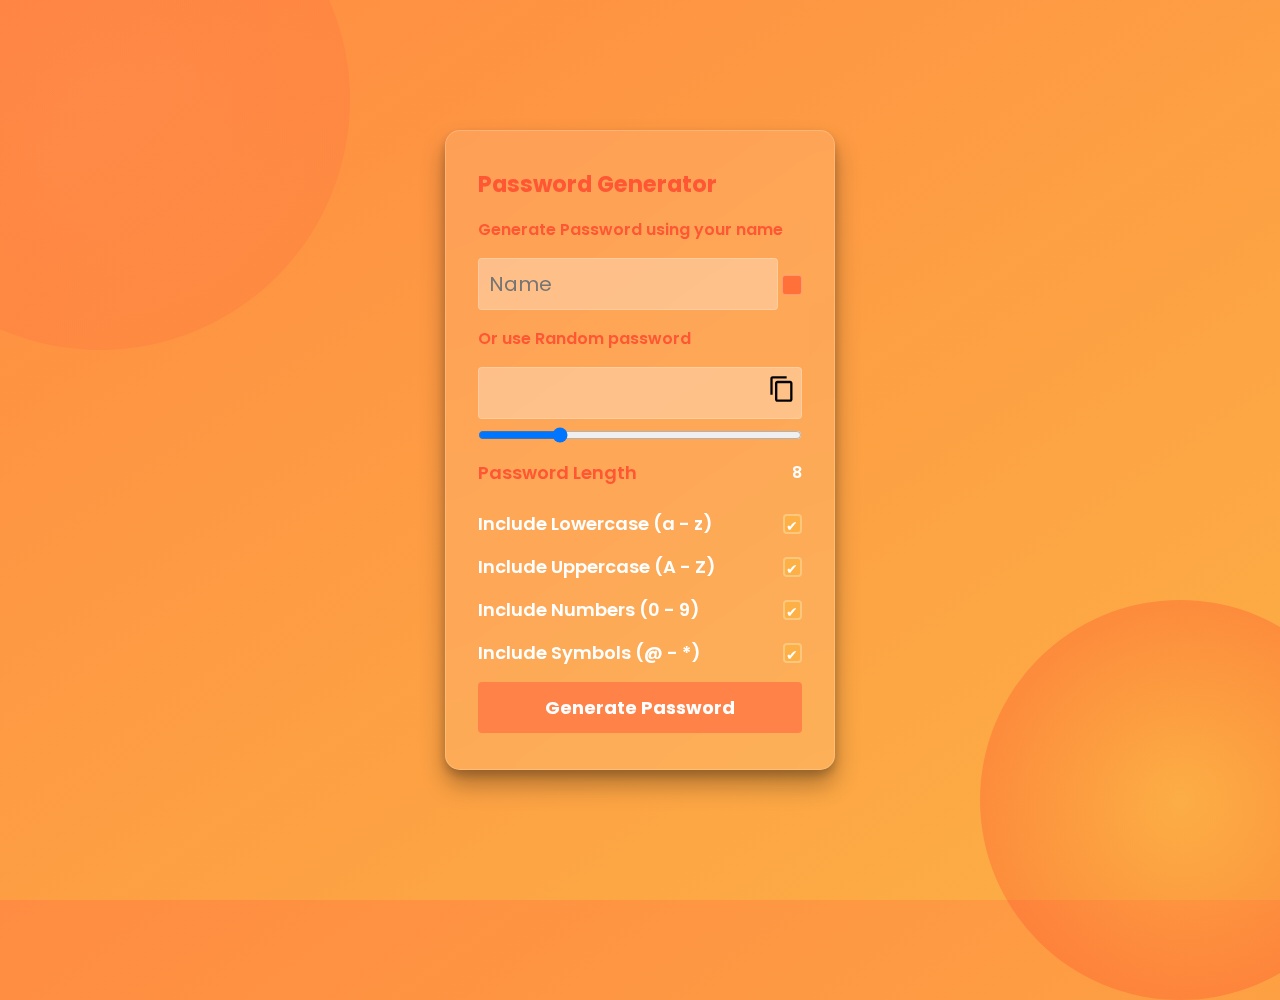
<file: passwordGen/index.html>
<!DOCTYPE html>
<html lang="en">
  <head>
    <meta charset="UTF-8" />
    <meta http-equiv="X-UA-Compatible" content="IE=edge" />
    <meta name="viewport" content="width=device-width, initial-scale=1.0" />
    <link rel="stylesheet" href="style.css" />
    <link
      href="https://fonts.googleapis.com/icon?family=Material+Icons"
      rel="stylesheet"
    />

    <title>Password Generator</title>
  </head>
  <body>
    <div class="container">
      <h1>Password Generator</h1>

      <p class="para">Generate Password using your name</p>
      <div class="namebox">
        <input type="text" class="passBox" id="namePassBox" placeholder="Name" disabled />
        <input type="checkbox" class="checkbox" name="namePassBox" id="namecheck">
      </div>

      <p>Or use Random password</p>
      <div class="inputBox">
        <input type="text" class="passBox" id="passBox" disabled />
        <span class="material-icons" id="copyIcon">content_copy</span>
      </div>

      <input type="range" min="1" max="30" value="8" id="inputSlider" />

      <div class="row">
        <p>Password Length</p>
        <span id="sliderValue"></span>
      </div>

      <div class="row">
        <label for="lowercase">Include Lowercase (a - z)</label>
        <input type="checkbox" name="lowercase" id="lowercase" checked/>
      </div>

      <div class="row">
        <label for="uppercase">Include Uppercase (A - Z)</label>
        <input type="checkbox" name="uppercase" id="uppercase" checked/>
      </div>

      <div class="row">
        <label for="numbers">Include Numbers (0 - 9)</label>
        <input type="checkbox" name="numbers" id="numbers" checked/>
      </div>

      <div class="row">
        <label for="symbols">Include Symbols (@ - *)</label>
        <input type="checkbox" name="symbols" id="symbols" checked/>
      </div>

      <button type="button" class="genBtn" id="genBtn">
        Generate Password
      </button>
    </div>

    <script src="scripts.js"></script>
  </body>
</html>
</file>
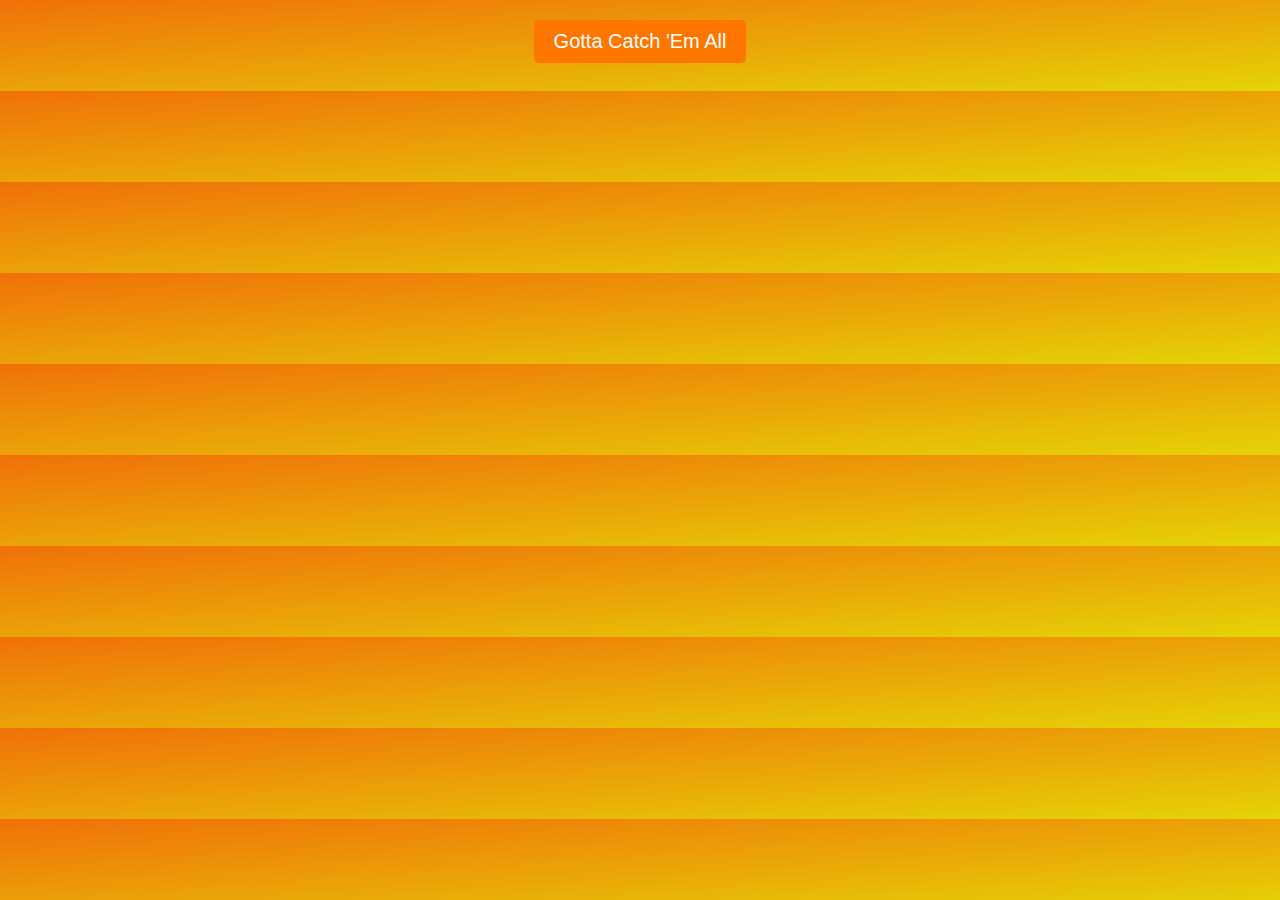
<file: pokemonAPIall/index.html>
<!DOCTYPE html>
<html lang="en">
<head>
    <meta charset="UTF-8">
    <meta name="viewport" content="width=device-width, initial-scale=1.0">
    <title>Pokemons</title>
    <link rel="stylesheet" href="style.css">
</head>
<body>
    <div class="container">
        <div class="dataContainer">
            <button class="btn" id="btn">Gotta Catch 'Em All</button>
            <div id="pokeNameContainer" class="poke-container"></div> <!-- Container for Pokémon cards -->
        </div>
    </div>
    <script src="script.js"></script>
</body>
</html>
</file>
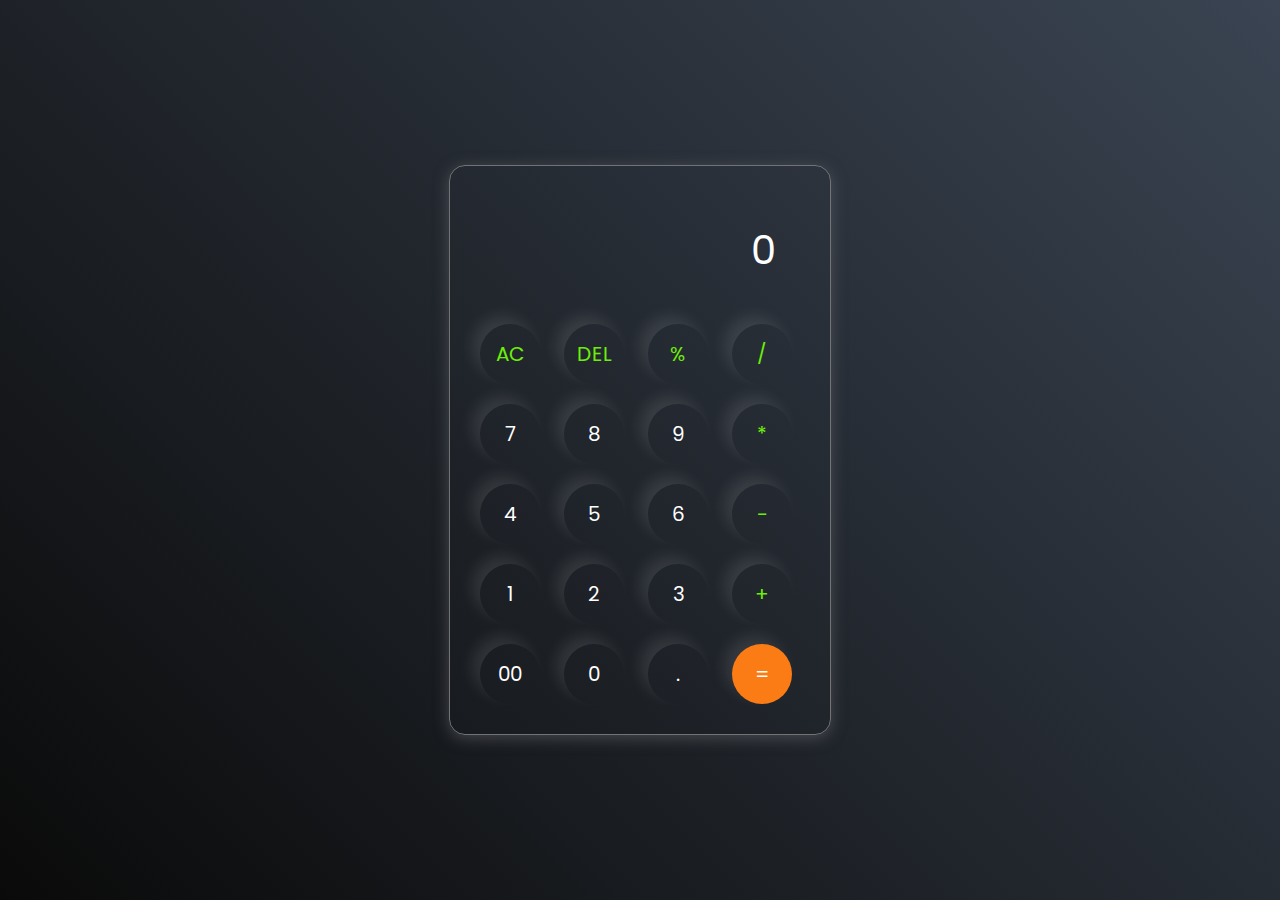
<file: calc/calc.html>
<!DOCTYPE html>
<html lang="en">
  <head>
    <meta charset="UTF-8" />
    <meta http-equiv="X-UA-Compatible" content="IE=edge" />
    <meta name="viewport" content="width=device-width, initial-scale=1.0" />
    <link rel="stylesheet" href="style.css" />
    <title>Calculator - By Code Traversal</title>
  </head>
  <body>
    <div class="container">
      <div class="calculator">
        <input type="text" id="inputBox" placeholder="0" />
        <div>
          <button class="button operator">AC</button>
          <button class="button operator">DEL</button>
          <button class="button operator">%</button>
          <button class="button operator">/</button>
        </div>
        <div>
          <button class="button">7</button>
          <button class="button">8</button>
          <button class="button">9</button>
          <button class="button operator">*</button>
        </div>
        <div>
          <button class="button">4</button>
          <button class="button">5</button>
          <button class="button">6</button>
          <button class="button operator">-</button>
        </div>
        <div>
          <button class="button">1</button>
          <button class="button">2</button>
          <button class="button">3</button>
          <button class="button operator">+</button>
        </div>

        <div>
          <button class="button">00</button>
          <button class="button">0</button>
          <button class="button">.</button>
          <button class="button equalBtn">=</button>
        </div>
      </div>
    </div>

    <script src="script.js"></script>
  </body>
</html>
</file>
<file: passwordGen/style.css>
@import url('https://fonts.googleapis.com/css2?family=Poppins:wght@400;600&display=swap');

* {
    margin: 0;
    padding: 0;
    box-sizing: border-box;
    font-family: 'Poppins', sans-serif; 
}

body {
    max-width: 100vw;
    min-height: 100vh;
    display: flex;
    justify-content: center;
    align-items: center;
    background: linear-gradient(to right bottom, #ff8c42, #fcb045);
    color: #fff;
    font-weight: 600;
    overflow: hidden; 
}

.container {
    position: relative;
    border: 1px solid rgba(255, 255, 255, 0.2);
    border-radius: 15px;
    padding: 28px 32px;
    display: flex;
    flex-direction: column;
    background: rgba(255, 255, 255, 0.1); 
    backdrop-filter: blur(10px); 
    box-shadow: 0 15px 25px rgba(0, 0, 0, 0.3), 0 5px 10px rgba(0, 0, 0, 0.2); 
    z-index: 1; 
}


body::before,
body::after {
    content: '';
    position: absolute;
    border-radius: 50%;
    opacity: 0.3;
    z-index: 0;
    animation: float 10s ease-in-out infinite; 
}

body::before {
    width: 500px;
    height: 500px;
    background: radial-gradient(circle, #ff7b54, #ff6b35);
    top: -150px;
    left: -150px;
    animation-duration: 12s; 
}

body::after {
    width: 400px;
    height: 400px;
    background: radial-gradient(circle, #fcb045, #fd1d1d);
    bottom: -100px;
    right: -100px;
}

@keyframes float {
    0%, 100% {
        transform: translateY(0) translateX(0);
    }
    50% {
        transform: translateY(-20px) translateX(10px);
    }
}

.container h1 {
    font-size: 1.4rem;
    margin-block: 8px;
    color: #ff5733;
}
.container p {
    margin-block: 8px;
    color: #ff5733;
}

.inputBox {
    position: relative;
}

.inputBox span {
    position: absolute;
    top: 16px;
    right: 6px;
    color: #000;
    font-size: 28px;
    cursor: pointer;
    z-index: 2;
}

.passBox {
    background-color: rgba(255, 255, 255, 0.3); 
    border: 1px solid rgba(255, 255, 255, 0.2);
    outline: none;
    padding: 10px;
    width: 300px;
    border-radius: 4px;
    font-size: 20px;
    margin-block: 8px;
    text-overflow: ellipsis;
    color: #000;
}

.row {
    display: flex;
    align-items: center;
    margin-block: 8px;
}

.row p, .row label {
    flex-basis: 100%;
    font-size: 18px;
}

.row input[type="checkbox"] {
    -webkit-appearance: none;
    appearance: none;
    width: 20px;
    height: 20px;
    background-color: rgba(255, 100, 50, 0.8); 
    border: 2.5px solid rgba(255, 255, 255, 0.3);
    border-radius: 4px;
    cursor: pointer;
    position: relative;
    transition: background-color 0.3s;
}

.row input[type="checkbox"]:checked {
    background-color: rgba(252, 176, 69, 0.9);
}

.row input[type="checkbox"]::before {
    content: '✔';
    font-size: 14px;
    color: #fff;
    display: block;
    text-align: center;
    line-height: 20px;
    visibility: hidden;
}

.row input[type="checkbox"]:checked::before {
    visibility: visible;
}

.genBtn {
    border: none;
    outline: none;
    background-color: rgba(255, 120, 70, 0.8); 
    padding: 12px 24px;
    color: #fff;
    font-size: 18px;
    margin-block: 8px;
    font-weight: 700;
    cursor: pointer;
    border-radius: 4px;
    transition: background-color 0.3s ease, transform 0.2s ease;
}

.genBtn:hover {
    background-color: rgba(255, 100, 50, 0.8);
    transform: scale(1.05); 
}

.inputBox {
    position: relative;
    display: flex;
    align-items: center; 
    gap: 8px; 
}

.passBox {
    background-color: rgba(255, 255, 255, 0.3); 
    border: 1px solid rgba(255, 255, 255, 0.2);
    outline: none;
    padding: 10px;
    flex: 1; 
    border-radius: 4px;
    font-size: 20px;
    margin-block: 8px;
    text-overflow: ellipsis;
    color: #000;
}

.inputBox .checkIcon {
    font-size: 24px;
    color: #28a745; 
    display: none; 
}

.passBox.valid + .checkIcon {
    display: block; 
}






.checkbox {
    -webkit-appearance: none;
    appearance: none;
    width: 20px;
    height: 20px;
    background-color: rgba(255, 100, 50, 0.8); 
    border: 1px solid rgba(255, 255, 255, 0.3);
    border-radius: 3px;
    cursor: pointer;
    position: relative;
    transition: background-color 0.3s, box-shadow 0.3s;
}

.checkbox:checked {
    background-color: rgba(252, 176, 69, 0.9); 
    box-shadow: 0 0 5px 2px rgba(252, 176, 69, 0.8); 
}

.checkbox::before {
    content: '✔';
    font-size: 14px;
    color: #fff;
    display: block;
    text-align: center;
    line-height: 20px;
    visibility: hidden;
}

.checkbox:checked::before {
    visibility: visible;
}
</file>
<file: pokemonAPIall/style.css>
/* Aesthetic Background Color */
body {
    background-image: linear-gradient(to bottom right, #f07109, #e5d306);

  }
  
  /* Center the button */
  #btn {
    display: block;
    margin: 20px auto; /* Center horizontally */
    padding: 10px 20px;
    background-color: #fd7600; /* Green */
    color: white;
    border: none;
    font-size: 20px;
    border-radius: 5px;
    cursor: pointer;
  }
  #btn:hover{
    cursor: pointer;
  }
/* Style the container for the Pokémon cards */
.poke-container {
    display: flex;
    flex-wrap: wrap;
    justify-content: space-between;
    margin: 0 auto;
    width: 80%;
  }
  
  /* Style the individual Pokémon cards */
  .poke-card {
    /* background-image: linear-gradient(to bottom right, #519e53, #8bc34a);  */
    border: 1px solid #ccc;
    border-radius: 50px;
    margin: 10px;
    padding: 10px;
    text-align: center;
    width: 18%; /* Adjust width for 4 cards per row */
    box-sizing: border-box;
    color: white;
  }

  
  /* Style the Pokémon image */
  .poke-card img {
    width: 100%;
    height: auto;
  }
  
  /* Style the Pokémon name */
  .poke-card h2 {
    font-size: 20px;
    margin-bottom: 5px;
    text-transform: capitalize;
  }
  
  /* Style the Pokémon type */
  .poke-card h3 {
    font-size: 18px;
    margin: 0;
  }
</file>
<file: calc/style.css>
@import url('https://fonts.googleapis.com/css2?family=Poppins:wght@500&display=swap');

*{
    margin: 0;
    padding: 0;
    box-sizing: border-box;
    font-family: 'Poppins', sans-serif;
}

body{
    width: 100%;
    height: 100vh;
    display: flex;
    justify-content: center;
    align-items: center;
    background: linear-gradient(45deg, #0a0a0a, #3a4452);
}

.calculator{
    border: 1px solid #717377;
    padding: 20px;
    border-radius: 16px;
    background: transparent;
    box-shadow: 0px 3px 15px rgba(113, 115, 119, 0.5);

}

input{
    width: 320px;
    border: none;
    padding: 24px;
    margin: 10px;
    background: transparent;
    box-shadow: 0px 3px 15px rgbs(84, 84, 84, 0.1);
    font-size: 40px;
    text-align: right;
    cursor: pointer;
    color: #ffffff;
}

input::placeholder{
    color: #ffffff;
}

button{
    border: none;
    width: 60px;
    height: 60px;
    margin: 10px;
    border-radius: 50%;
    background: transparent;
    color: #ffffff;
    font-size: 20px;
    box-shadow: -8px -8px 15px rgba(255, 255, 255, 0.1);
    cursor: pointer;
}

.equalBtn{
    background-color: #fb7c14;
}

.operator{
    color: #6dee0a;
}
</file>
